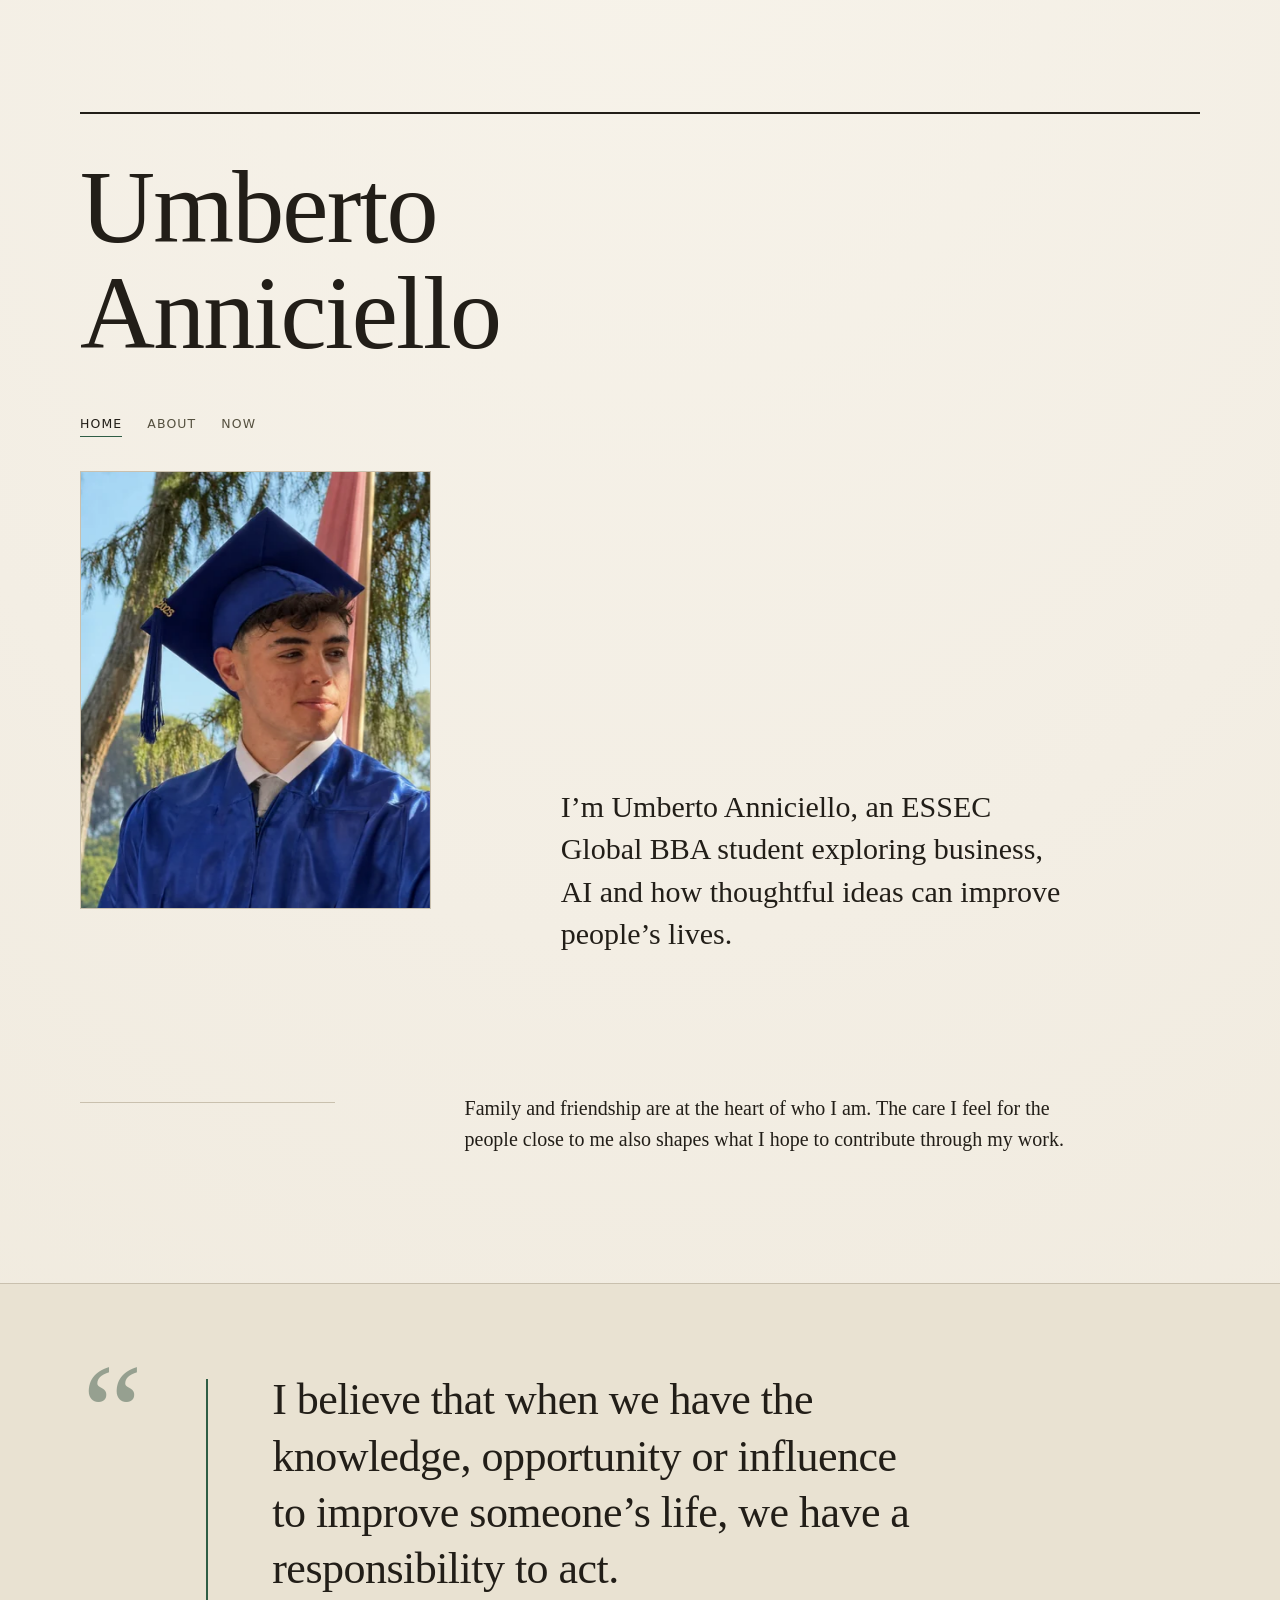
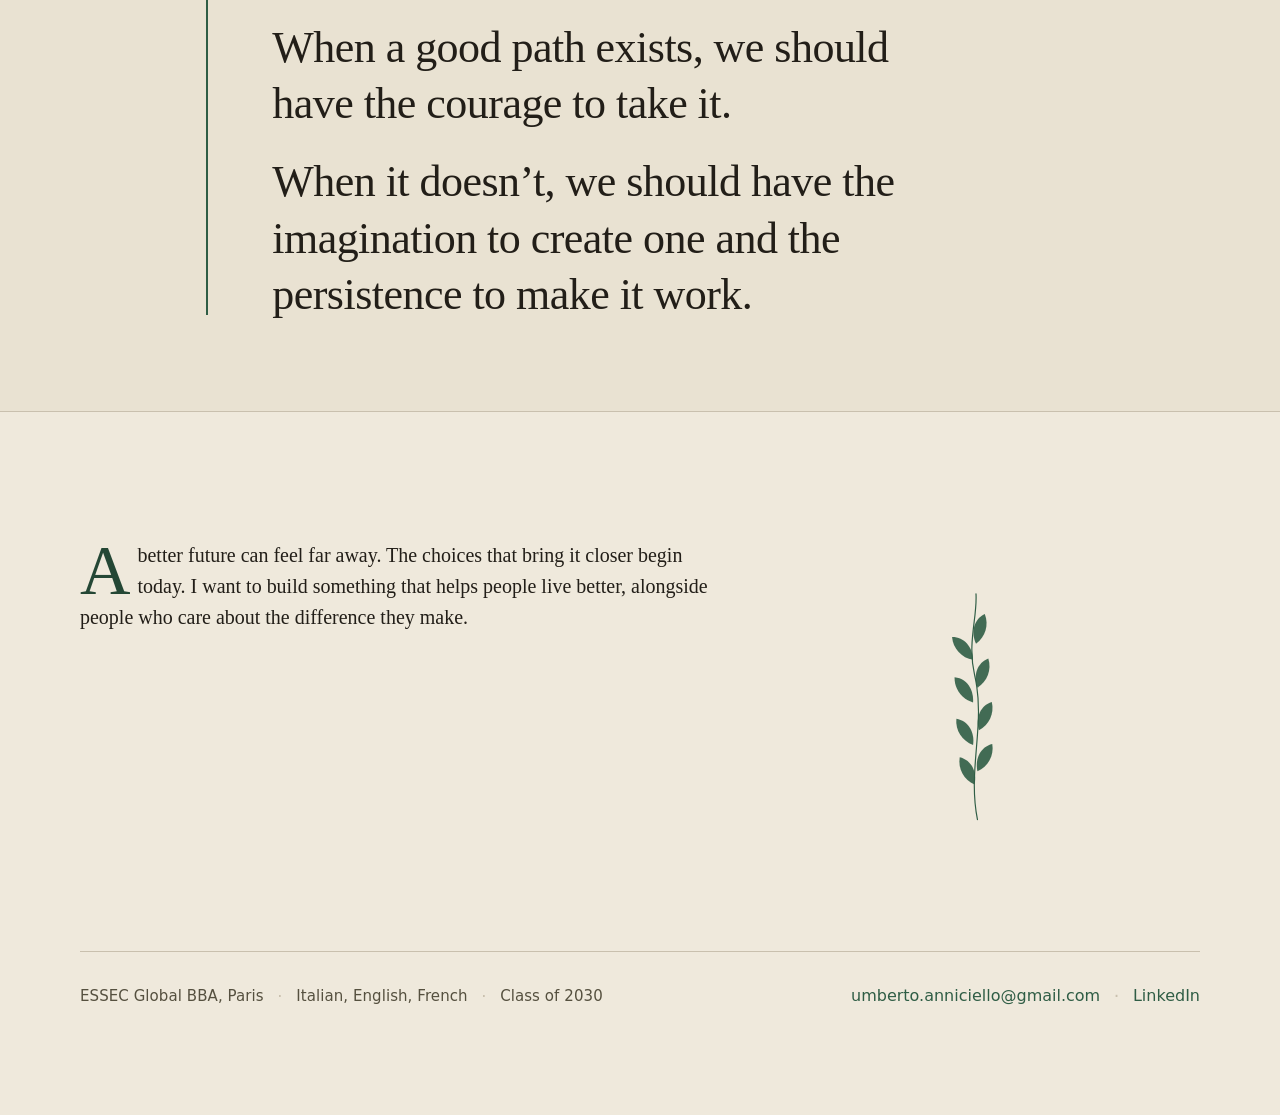
<file: index.html>
<!doctype html>
<html lang="en">
<head>
<meta charset="utf-8">
<meta name="viewport" content="width=device-width, initial-scale=1">
<meta name="theme-color" content="#F3EEE4">
<title>Umberto Anniciello — ESSEC Global BBA, Paris</title>
<meta name="description" content="Umberto Anniciello, an ESSEC Global BBA student in Paris, exploring business, AI and how thoughtful ideas can improve people's lives.">
<link rel="canonical" href="https://umbertoanniciello.com/">

<meta property="og:type" content="profile">
<meta property="og:url" content="https://umbertoanniciello.com/">
<meta property="og:title" content="Umberto Anniciello">
<meta property="og:description" content="An ESSEC Global BBA student in Paris, exploring business, AI and how thoughtful ideas can improve people's lives.">
<meta property="og:locale" content="en_GB">
<meta property="og:image" content="https://umbertoanniciello.com/og.jpg">
<meta property="og:image:width" content="1200"><meta property="og:image:height" content="630">
<meta property="og:image:alt" content="Umberto Anniciello, ESSEC Global BBA, Paris">
<meta name="twitter:card" content="summary_large_image">

<link rel="icon" href="data:image/svg+xml,%3Csvg%20xmlns='http://www.w3.org/2000/svg'%20viewBox='0%200%2032%2032'%3E%3Crect%20width='32'%20height='32'%20fill='%23F3EEE4'/%3E%3Cpath%20d='M9%208v11a7%207%200%200%200%2014%200V8'%20fill='none'%20stroke='%23221E18'%20stroke-width='2.5'/%3E%3Cpath%20d='M7%2026h18'%20stroke='%232F5D45'%20stroke-width='2'/%3E%3C/svg%3E">
<link rel="stylesheet" href="/style.css">

<script type="application/ld+json">
{
  "@context": "https://schema.org",
  "@type": "Person",
  "name": "Umberto Anniciello",
  "givenName": "Umberto",
  "familyName": "Anniciello",
  "url": "https://umbertoanniciello.com/",
  "email": "mailto:umberto.anniciello@gmail.com",
  "description": "An ESSEC Global BBA student exploring business, AI and how thoughtful ideas can improve people's lives.",
  "nationality": { "@type": "Country", "name": "Italy" },
  "knowsLanguage": ["Italian", "English", "French"],
  "homeLocation": { "@type": "Place", "name": "Paris, France" },
  "affiliation": {
    "@type": "CollegeOrUniversity",
    "name": "ESSEC Business School",
    "url": "https://www.essec.edu/"
  },
  "sameAs": [
    "https://www.linkedin.com/in/umberto-anniciello/",
    "https://umbertoanniciello.it/"
  ]
}
</script>
</head>
<body>
<script>document.documentElement.classList.add('js');</script>

<div class="sheet">

  <header class="masthead">
    <hr class="rule rule--heavy">
    <h1><span class="word"><span>Umberto</span></span> <span class="word"><span>Anniciello</span></span></h1>

    <nav class="nav" aria-label="Sections">
      <a href="/" aria-current="page">Home</a>
      <a href="/about/">About</a>
      <a href="/now/">Now</a>
    </nav>

    <div class="grid hero">
      <figure class="plate">
        <div class="frame">
          <picture>
            <source type="image/webp"
                    srcset="/images/umberto-portrait-400.webp 400w, /images/umberto-portrait-800.webp 800w"
                    sizes="(max-width: 40em) min(16rem, 92vw), min(22rem, 92vw)">
            <img src="/images/umberto-portrait-800.jpg"
                 width="800" height="1000"
                 alt="Umberto Anniciello in a blue graduation cap and gown"
                 fetchpriority="high" decoding="async">
          </picture>
        </div>
      </figure>

      <div class="lead-wrap">
        <p class="lead">
          <span class="ln">I&rsquo;m Umberto Anniciello, an ESSEC Global BBA student</span>
          <span class="ln">exploring business, AI and how thoughtful ideas</span>
          <span class="ln">can improve people&rsquo;s lives.</span>
        </p>
      </div>
    </div>
  </header>

  <main>

    <!-- the human side -->
    <div class="passage passage--right grid">
      <div class="mark"><hr class="rule" data-rv-rule></div>
      <div class="body" data-rv>
        <p>Family and friendship are at the heart of who I am. The care I feel for the people close to me also shapes what I hope to contribute through my work.</p>
      </div>
    </div>

    <!-- the belief -->
    <div class="belief" data-rv-belief>
      <div class="belief-inner">
        <span class="quotemark" aria-hidden="true">&ldquo;</span>
        <div class="stem" data-rv-stem aria-hidden="true"></div>
        <blockquote>
          <span class="ln">I believe that when we have the knowledge, opportunity or influence to improve someone&rsquo;s life, we have a responsibility to act.</span>
          <span class="ln">When a good path exists, we should have the courage to take it.</span>
          <span class="ln">When it doesn&rsquo;t, we should have the imagination to create one and the persistence to make it work.</span>
        </blockquote>
      </div>
    </div>

    <!-- the ambition -->
    <div class="passage passage--left ambition grid">
      <div class="body" data-rv>
        <p>A better future can feel far away. The choices that bring it closer begin today. I want to build something that helps people live better, alongside people who care about the difference they make.</p>
      </div>

      <svg class="sprig sprig-inline" viewBox="0 0 120 320" data-rv-sprig aria-hidden="true" focusable="false">
        <defs>
          <path id="lf" d="M0 0C-15-5-25-19-24-35c16 2 26 17 24 35Z"></path>
        </defs>
        <path class="stemline" d="M62 316C48 246 74 186 58 118 48 74 62 40 60 8"
              fill="none" stroke="currentColor" stroke-width="1.6" stroke-linecap="round"></path>
        <g fill="currentColor">
          <use class="leaf" href="#lf" transform="translate(58 268) rotate(6)"></use>
          <use class="leaf" href="#lf" transform="translate(62 250) rotate(-6) scale(-1 1)"></use>
          <use class="leaf" href="#lf" transform="translate(56 214) rotate(2)"></use>
          <use class="leaf" href="#lf" transform="translate(64 194) rotate(-10) scale(-1 1)"></use>
          <use class="leaf" href="#lf" transform="translate(56 156) rotate(-2)"></use>
          <use class="leaf" href="#lf" transform="translate(62 136) rotate(-14) scale(-1 1)"></use>
          <use class="leaf" href="#lf" transform="translate(56 98) rotate(-8)"></use>
          <use class="leaf" href="#lf" transform="translate(60 76) rotate(-18) scale(-1 1)"></use>
        </g>
      </svg>
    </div>

  </main>

  <footer class="colophon">
    <hr class="rule" data-rv-rule>
    <div class="cols">
      <ul class="facts" data-rv>
        <li>ESSEC Global BBA, Paris</li>
        <li>Italian, English, French</li>
        <li>Class of 2030</li>
      </ul>
      <ul class="contact" data-rv>
        <li><a href="mailto:umberto.anniciello@gmail.com">umberto.anniciello@gmail.com<span class="u"></span></a></li>
        <li><a href="https://www.linkedin.com/in/umberto-anniciello/" rel="me noopener">LinkedIn<span class="u"></span></a></li>
      </ul>
    </div>
  </footer>

</div>

<script src="/reveal.js"></script>
</body>
</html>
</file>
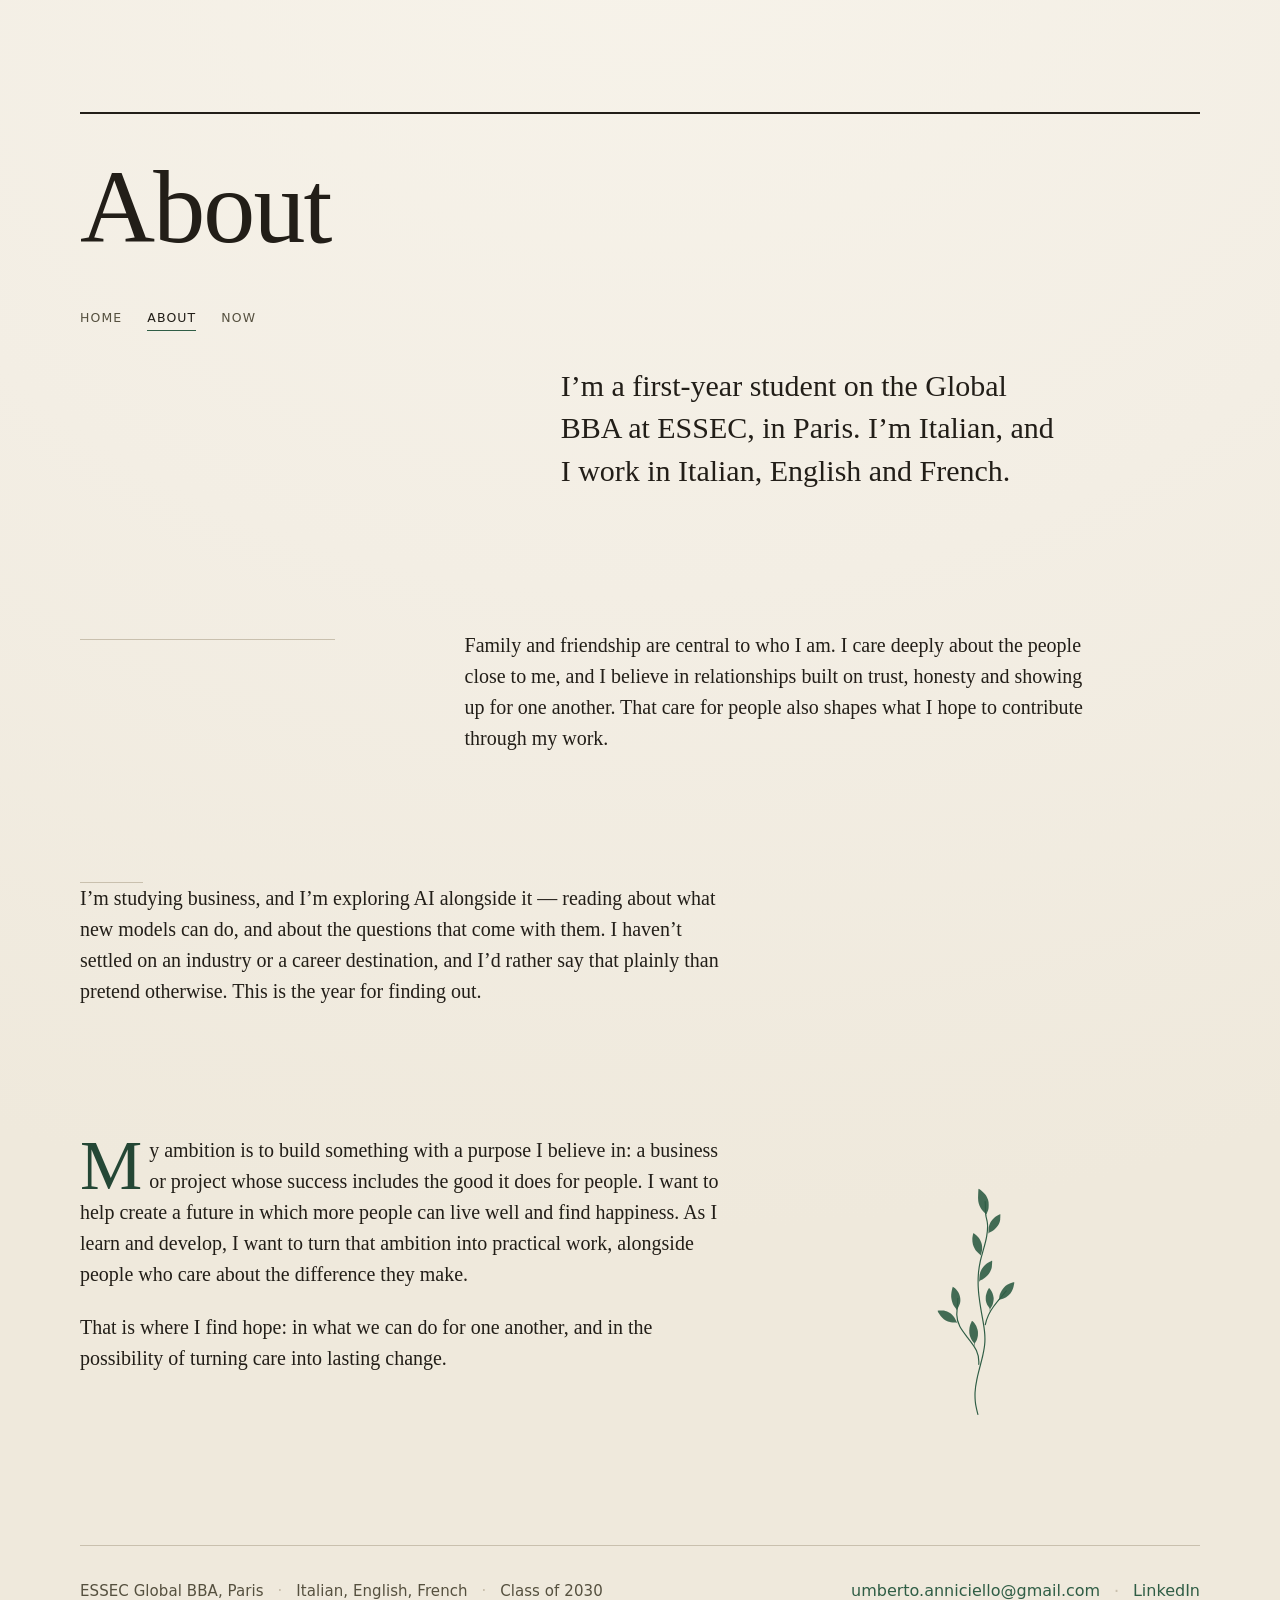
<file: about/index.html>
<!doctype html>
<html lang="en">
<head>
<meta charset="utf-8">
<meta name="viewport" content="width=device-width, initial-scale=1">
<meta name="theme-color" content="#F3EEE4">
<title>About — Umberto Anniciello, ESSEC Global BBA</title>
<meta name="description" content="Umberto Anniciello on family and friendship, what he believes about responsibility, and what he hopes to build.">
<link rel="canonical" href="https://umbertoanniciello.com/about/">

<meta property="og:type" content="profile">
<meta property="og:url" content="https://umbertoanniciello.com/about/">
<meta property="og:title" content="About — Umberto Anniciello">
<meta property="og:description" content="On family and friendship, what I believe about responsibility, and what I hope to build.">
<meta property="og:locale" content="en_GB">
<meta property="og:image" content="https://umbertoanniciello.com/og.jpg">
<meta property="og:image:width" content="1200"><meta property="og:image:height" content="630">
<meta property="og:image:alt" content="Umberto Anniciello, ESSEC Global BBA, Paris">
<meta name="twitter:card" content="summary_large_image">

<link rel="icon" href="data:image/svg+xml,%3Csvg%20xmlns='http://www.w3.org/2000/svg'%20viewBox='0%200%2032%2032'%3E%3Crect%20width='32'%20height='32'%20fill='%23F3EEE4'/%3E%3Cpath%20d='M9%208v11a7%207%200%200%200%2014%200V8'%20fill='none'%20stroke='%23221E18'%20stroke-width='2.5'/%3E%3Cpath%20d='M7%2026h18'%20stroke='%232F5D45'%20stroke-width='2'/%3E%3C/svg%3E">
<link rel="stylesheet" href="/style.css">
</head>
<body>
<script>document.documentElement.classList.add('js');</script>

<div class="sheet">

  <header class="masthead">
    <hr class="rule rule--heavy">
    <h1><span class="word"><span>About</span></span></h1>

    <nav class="nav" aria-label="Sections">
      <a href="/">Home</a>
      <a href="/about/" aria-current="page">About</a>
      <a href="/now/">Now</a>
    </nav>

    <div class="grid hero">
      <div class="lead-wrap">
        <p class="lead">
          <span class="ln">I&rsquo;m a first-year student on the Global BBA at ESSEC,</span>
          <span class="ln">in Paris. I&rsquo;m Italian, and I work in Italian,</span>
          <span class="ln">English and French.</span>
        </p>
      </div>
    </div>
  </header>

  <main>

    <!-- the human side -->
    <div class="passage passage--right grid">
      <div class="mark"><hr class="rule" data-rv-rule></div>
      <div class="body" data-rv>
        <p>Family and friendship are central to who I am. I care deeply about the people close to me, and I believe in relationships built on trust, honesty and showing up for one another. That care for people also shapes what I hope to contribute through my work.</p>
      </div>
    </div>


    <!-- what I'm studying, and what I'm exploring -->
    <div class="passage passage--left grid">
      <div class="mark"><hr class="rule" data-rv-rule></div>
      <div class="body" data-rv>
        <p>I&rsquo;m studying business, and I&rsquo;m exploring AI alongside it &mdash; reading about what new models can do, and about the questions that come with them. I haven&rsquo;t settled on an industry or a career destination, and I&rsquo;d rather say that plainly than pretend otherwise. This is the year for finding out.</p>
      </div>
    </div>

    <!-- the ambition -->
    <div class="passage passage--left ambition grid">
      <div class="body" data-rv>
        <p>My ambition is to build something with a purpose I believe in: a business or project whose success includes the good it does for people. I want to help create a future in which more people can live well and find happiness. As I learn and develop, I want to turn that ambition into practical work, alongside people who care about the difference they make.</p>
        <p>That is where I find hope: in what we can do for one another, and in the possibility of turning care into lasting change.</p>
      </div>

      <svg class="sprig sprig-inline" viewBox="0 0 120 320" data-rv-sprig aria-hidden="true" focusable="false">
        <path class="stemline" d="M62.6 315.7C61.1 309.7 59.5 303.7 59 297.6C58.6 293.7 58.6 289.8 58.7 285.9C59 280 59.9 274.2 61.1 268.5C62.2 262.7 63.8 257 65.2 251.3C66.7 245.6 68.3 239.9 69.5 234.2C70.7 228.5 71.8 222.7 72.1 216.9C72.3 213.1 72.2 209.2 71.9 205.4C71.5 199.5 70.5 193.7 69.5 188C68.5 182.1 67.3 176.3 66.4 170.4C65.4 164.6 64.6 158.7 63.9 152.8C63.5 148.9 63.2 145 63 141.1C62.8 135.3 62.8 129.5 63.3 123.7C63.7 117.9 64.7 112.1 65.9 106.4C67.2 100.7 69 95.1 70.5 89.5C72.1 83.8 73.7 78.2 74.6 72.5C75.6 66.8 76.2 60.9 75.6 55.2C75.3 51.2 73.7 47.3 73.3 43.3C72.7 37.4 73.1 31.3 72.5 25.4M101.3 147.2C95.5 154.2 89.3 161 84 168.4C78.6 175.7 74.5 184.3 72.7 193.2M63.8 247.3C64.2 241 63.3 234.2 60.6 228.5C57.6 222.2 53.2 216.7 48.9 211.3C45 206.3 41 201.4 38 195.8C35.2 190.3 33.4 183.8 33.9 177.6C34.4 170.8 34.8 164 35.2 157.2"
              fill="none" stroke="currentColor" stroke-width="1.6" stroke-linecap="round" stroke-linejoin="round"></path>
        <g fill="currentColor" fill-rule="evenodd">
          <path class="leaf" d="M54.4 188.1C54.4 188.1 54.8 188 55 188.1C55.6 188.5 56.1 189.1 56.6 189.7C57.6 190.9 58.5 192.2 59.3 193.5C60.1 194.7 60.7 196 61.2 197.3C61.8 198.9 62.4 200.5 62.6 202.2C62.8 204.1 62.7 206 62.6 207.9C62.5 208.9 62.3 209.9 62 210.9C61.6 212.5 61.1 214 60.4 215.5C59.9 216.7 58.7 217.5 58.5 218.8C58.2 220.2 59 223.1 59 223.1C59 223.1 58 221.7 57.7 220.9C57.5 220.3 58 219.6 57.7 219C57 217.7 55.8 216.8 55 215.5C54.1 214.2 53.4 212.9 52.8 211.4C52 209.3 51.2 207.2 50.9 204.9C50.6 202.3 50.8 199.6 51.2 197C51.4 195.4 52 193.9 52.5 192.4C53.1 190.9 54.4 188.1 54.4 188.1Z"></path>
          <path class="leaf" d="M9.1 174C11 173.8 12.9 173.8 14.8 174C15.9 174 17 174.2 18 174.5C19.1 174.8 20.3 175.1 21.3 175.6C22.6 176.2 23.9 176.9 25.1 177.8C26.5 178.8 27.7 180 28.9 181.3C29.5 181.9 30.1 182.7 30.5 183.5C32.1 186.2 34.9 191.9 34.9 191.9C34.9 191.9 33.8 190.4 33 190.2C31.4 189.9 29.7 190.4 28.1 190.2C26.4 190.1 24.8 189.8 23.2 189.4C22.2 189.2 21.2 188.8 20.2 188.3C18.8 187.6 17.4 186.9 16.1 185.9C14.6 184.7 13.3 183.3 12.1 181.8C11 180.6 10.2 179.2 9.3 177.8C8.7 176.7 7.7 174.5 7.7 174.5C7.7 174.5 8.6 174 9.1 174Z"></path>
          <path class="leaf" d="M77.8 143.3C77.8 143.3 79 144.3 79.4 144.9C80.5 146.5 81.7 148.2 82.4 150C83.2 152 83.7 154.2 84 156.3C84.2 157.4 84.2 158.5 84 159.6C83.9 161 83.6 162.5 83.2 163.9C82.8 165.4 82.3 166.9 81.6 168.2C81 169.5 80 170.5 79.4 171.8C79.2 172.2 79.5 172.7 79.4 173.1C79.3 173.6 78.6 174.5 78.6 174.5C78.6 174.5 79 172.4 78.6 171.5C77.8 169.4 76 167.8 75.1 165.8C74.3 164.1 73.7 162.2 73.4 160.4C73.2 158.3 73.3 156.2 73.4 154.1C73.5 153.3 73.7 152.5 74 151.7C74.5 150.1 74.9 148.5 75.6 147.1C76.2 145.7 77.8 143.3 77.8 143.3Z"></path>
          <path class="leaf" d="M28.4 141.4C28.4 141.4 30.3 142.5 31.1 143.3C32.5 144.6 33.7 146.1 34.9 147.6C35.7 148.8 36.5 150.1 37 151.4C37.7 152.9 38.1 154.4 38.4 156C38.7 157.5 38.7 159.1 38.7 160.6C38.6 161.8 38.5 163 38.1 164.2C37.3 166.6 36.3 169 35.1 171.2C34.7 172.1 33.2 173.4 33.2 173.4C33.2 173.4 33.2 172.3 33 171.8C32.1 170.3 30.9 169.1 30 167.7C29.2 166.5 28.6 165.2 28.1 163.9C27.4 162 26.8 160 26.5 157.9C26.1 156 26.1 153.9 26.2 152C26.3 149.7 26.8 147.4 27.3 145.2C27.5 143.9 28.4 141.4 28.4 141.4Z"></path>
          <path class="leaf" d="M110.9 135.4C111.4 135.3 112.3 135.7 112.3 135.7C112.3 135.7 111.7 139.7 111.2 141.6C110.9 142.7 110.6 143.9 110.1 144.9C109.2 146.9 108.2 148.9 106.9 150.6C105.2 152.6 103.2 154.2 101.1 155.8C99.8 156.7 98.3 157.3 96.8 157.9C95.2 158.5 93.4 158.6 91.9 159.3C91.3 159.6 90.6 160.9 90.6 160.9C90.6 160.9 89.7 160.4 89.7 160.4C89.7 160.4 91.1 159.3 91.4 158.5C91.8 157.2 91.6 155.7 91.9 154.4C92.2 152.9 92.7 151.5 93.3 150C93.7 148.9 94.3 147.8 94.9 146.8C95.8 145.4 96.7 143.9 97.9 142.7C99.3 141.3 100.8 140 102.5 138.9C103.9 138 105.4 137.4 106.9 136.7C108.2 136.2 109.5 135.7 110.9 135.4Z"></path>
          <path class="leaf" d="M81.6 106C81.6 106 82.1 106.3 82.1 106.3C82.1 106.3 82 111.8 81.6 114.5C81.4 116.1 80.8 117.6 80.2 119.1C79.9 120 79.4 120.9 78.9 121.8C78.1 123.1 77.2 124.4 76.2 125.6C75.3 126.6 74.4 127.5 73.4 128.3C72 129.5 70.5 130.6 68.8 131.6C67.8 132.2 66.5 132.2 65.6 132.9C64.8 133.5 64.2 135.4 64.2 135.4C64.2 135.4 64.6 128.5 65 125.1C65.2 123.9 65.5 122.9 65.8 121.8C66.4 120.3 66.9 118.8 67.7 117.5C68.6 116 69.6 114.6 70.7 113.4C71.8 112.2 72.9 111 74.3 110.1C76.6 108.6 81.6 106 81.6 106Z"></path>
          <path class="leaf" d="M56.3 68.6C56.3 68.6 56.7 68.5 56.9 68.6C58.1 69.4 59.3 70.3 60.4 71.3C61.6 72.4 62.7 73.6 63.7 74.8C64.5 75.8 65.3 76.9 65.8 78.1C66.6 79.6 67.3 81.3 67.7 83C68.1 84.1 68.2 85.3 68.3 86.5C68.4 88.1 68.5 89.8 68.3 91.4C67.9 94.2 66.4 99.8 66.4 99.8C66.4 99.8 66.5 98.6 66.1 98.2C64.5 96.3 62.4 94.8 60.7 93C59.8 92.1 59.1 91.1 58.5 90C57.4 88 56.4 86 55.8 83.8C55.2 81.3 54.9 78.7 55 76.2C55.1 73.6 56.3 68.6 56.3 68.6Z"></path>
          <path class="leaf" d="M92.7 42.5C92.9 42.4 93.3 42.8 93.3 42.8C93.3 42.8 93.2 47.7 93 50.1C92.9 51.2 92.6 52.3 92.2 53.4C91.6 54.9 90.9 56.6 90 58C88.8 59.7 87.5 61.4 85.9 62.9C84.7 64 83.3 65 81.9 65.9C80.6 66.6 79 66.9 77.8 67.8C77.2 68.2 76.4 69.7 76.4 69.7C76.4 69.7 76.9 68 77 67.2C77.2 65 76.9 62.8 77.2 60.7C77.5 59.1 78 57.6 78.6 56.1C79 54.9 79.5 53.8 80.2 52.8C81.5 51 83 49.2 84.6 47.7C85.8 46.5 87.2 45.6 88.7 44.7C90 43.8 91.3 43.1 92.7 42.5Z"></path>
          <path class="leaf" d="M63.4 8C63.4 8 66.2 9.4 67.5 10.4C69.3 11.9 70.9 13.6 72.4 15.3C73.3 16.5 74.1 17.8 74.8 19.1C75.5 20.4 76 21.6 76.4 22.9C76.8 24.2 77.1 25.4 77.2 26.7C77.4 28.9 77.4 31.1 77.2 33.3C77.1 34.7 76.9 36.2 76.4 37.6C75.9 39.2 74.8 40.6 74.5 42.2C74.4 43.2 75.1 45.2 75.1 45.2C75.1 45.2 75 43.5 74.5 42.8C74.3 42.3 73.6 42.3 73.2 42C71.7 40.6 70.2 39.2 68.8 37.6C67.9 36.5 67 35.3 66.4 34.1C65.3 32 64.3 29.8 63.7 27.6C63.1 25.7 62.9 23.8 62.9 21.9C62.8 17.2 63.4 8 63.4 8Z"></path>
        </g>
      </svg>
    </div>

  </main>

  <footer class="colophon">
    <hr class="rule" data-rv-rule>
    <div class="cols">
      <ul class="facts" data-rv>
        <li>ESSEC Global BBA, Paris</li>
        <li>Italian, English, French</li>
        <li>Class of 2030</li>
      </ul>
      <ul class="contact" data-rv>
        <li><a href="mailto:umberto.anniciello@gmail.com">umberto.anniciello@gmail.com<span class="u"></span></a></li>
        <li><a href="https://www.linkedin.com/in/umberto-anniciello/" rel="me noopener">LinkedIn<span class="u"></span></a></li>
      </ul>
    </div>
  </footer>

</div>

<script src="/reveal.js"></script>
</body>
</html>
</file>
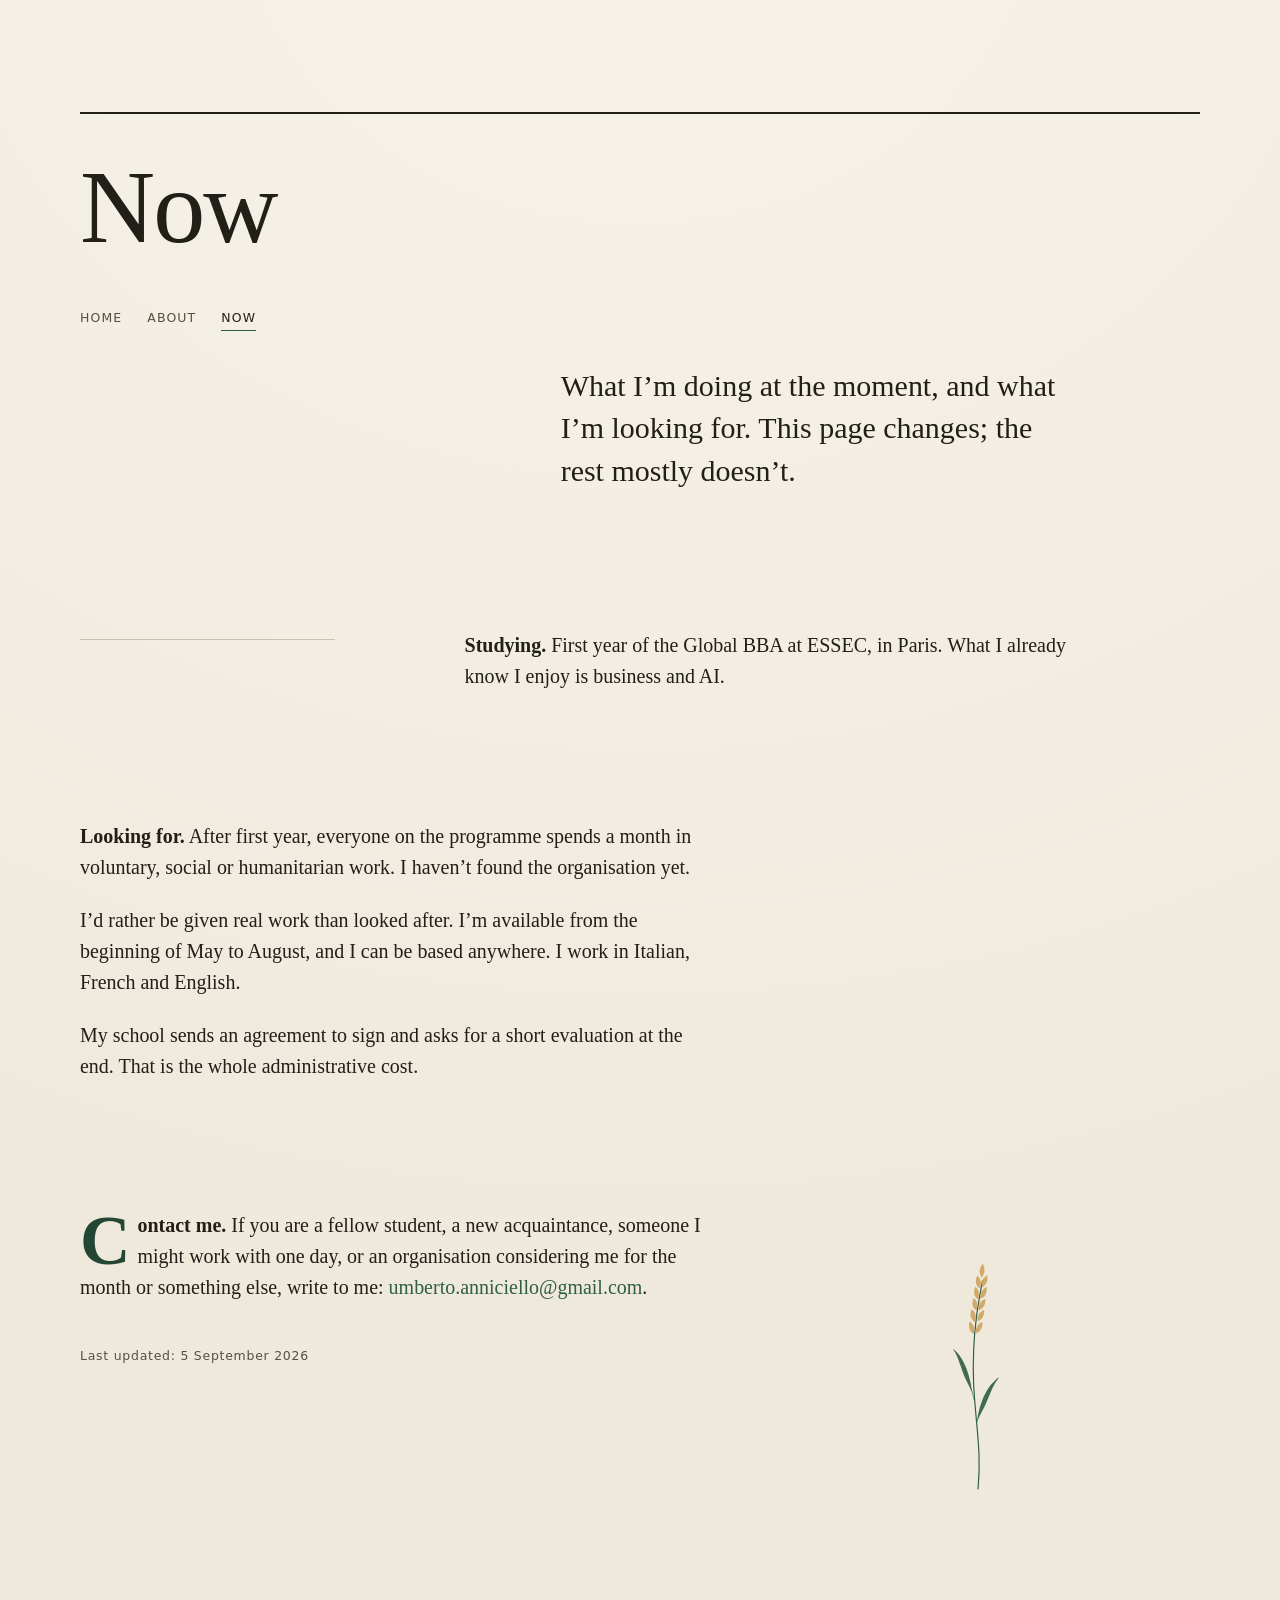
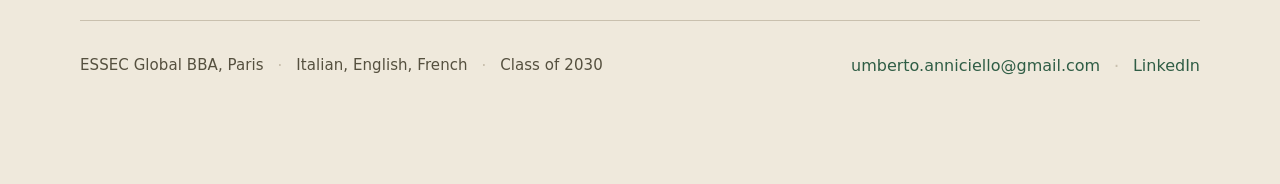
<file: now/index.html>
<!doctype html>
<html lang="en">
<head>
<meta charset="utf-8">
<meta name="viewport" content="width=device-width, initial-scale=1">
<meta name="theme-color" content="#F3EEE4">
<title>Now — Umberto Anniciello, ESSEC Global BBA, Paris</title>
<meta name="description" content="What Umberto Anniciello is doing now: first year of the Global BBA at ESSEC in Paris, the one-month Field Experience he is looking for, and how to reach him.">
<link rel="canonical" href="https://umbertoanniciello.com/now/">

<meta property="og:type" content="profile">
<meta property="og:url" content="https://umbertoanniciello.com/now/">
<meta property="og:title" content="Now — Umberto Anniciello">
<meta property="og:description" content="What I'm doing at the moment, and what I'm looking for.">
<meta property="og:locale" content="en_GB">
<meta property="og:image" content="https://umbertoanniciello.com/og.jpg">
<meta property="og:image:width" content="1200"><meta property="og:image:height" content="630">
<meta property="og:image:alt" content="Umberto Anniciello, ESSEC Global BBA, Paris">
<meta name="twitter:card" content="summary_large_image">

<link rel="icon" href="data:image/svg+xml,%3Csvg%20xmlns='http://www.w3.org/2000/svg'%20viewBox='0%200%2032%2032'%3E%3Crect%20width='32'%20height='32'%20fill='%23F3EEE4'/%3E%3Cpath%20d='M9%208v11a7%207%200%200%200%2014%200V8'%20fill='none'%20stroke='%23221E18'%20stroke-width='2.5'/%3E%3Cpath%20d='M7%2026h18'%20stroke='%232F5D45'%20stroke-width='2'/%3E%3C/svg%3E">
<link rel="stylesheet" href="/style.css">
</head>
<body>
<script>document.documentElement.classList.add('js');</script>

<div class="sheet">

  <header class="masthead">
    <hr class="rule rule--heavy">
    <h1><span class="word"><span>Now</span></span></h1>

    <nav class="nav" aria-label="Sections">
      <a href="/">Home</a>
      <a href="/about/">About</a>
      <a href="/now/" aria-current="page">Now</a>
    </nav>

    <div class="grid hero">
      <div class="lead-wrap">
        <p class="lead">
          <span class="ln">What I&rsquo;m doing at the moment,</span>
          <span class="ln">and what I&rsquo;m looking for.</span>
          <span class="ln">This page changes; the rest mostly doesn&rsquo;t.</span>
        </p>
      </div>
    </div>
  </header>

  <main>

    <!-- studies -->
    <div class="passage passage--right grid">
      <div class="mark"><hr class="rule" data-rv-rule></div>
      <div class="body" data-rv>
        <p><b>Studying.</b> First year of the Global BBA at ESSEC, in Paris. What I already
        know I enjoy is business and AI.</p>
      </div>
    </div>


    <!-- the Field Experience -->
    <div class="passage passage--left grid">
      <div class="mark"><hr class="rule" data-rv-rule></div>
      <div class="body" data-rv>
        <p><b>Looking for.</b> After first year, everyone on the programme spends a month
        in voluntary, social or humanitarian work. I haven&rsquo;t found the organisation yet.</p>


        <p>I&rsquo;d rather be given real work than looked after. I&rsquo;m available from the beginning of May to August, and I can be based
        anywhere. I work in Italian, French and English.</p>


        <p>My school sends an agreement to sign and asks for a short evaluation at the end.
        That is the whole administrative cost.</p>
      </div>
    </div>

    <!-- contact me -->
    <div class="passage passage--left ambition grid">
      <div class="body body--dated">
        <p data-rv><b>Contact me.</b> If you are a fellow student, a new acquaintance, someone
        I might work with one day, or an organisation considering me for the month or
        something else, write to me:
        <a href="mailto:umberto.anniciello@gmail.com">umberto.anniciello@gmail.com</a>.</p>

        <p class="updated" data-rv>Last updated: <time datetime="2026-09-05">5 September 2026</time></p>
      </div>

      <svg class="sprig sprig-inline" viewBox="0 0 120 320" data-rv-sprig aria-hidden="true" focusable="false">
        <path class="stemline" d="M62.8 315.1C64.2 299.5 64.7 283.7 64.1 268C63.5 252.2 62 236.3 60.5 220.5C59.1 204.6 57.6 188.7 56.8 172.8C56.1 157 56.1 141.1 56.8 125.2C57.5 109.4 58.9 93.7 60.9 78C63 62.3 65.9 46.7 68.8 31.1"
              fill="none" stroke="currentColor" stroke-width="1.6" stroke-linecap="round" stroke-linejoin="round"></path>
        <g fill="currentColor" fill-rule="evenodd">
          <path class="leaf" d="M90.7 162.9C90.7 162.9 91 163.5 91 163.5C91 163.5 87.8 167.9 86.4 170.2C84.7 173.2 83 176.2 81.6 179.3C78.6 186 76.1 193 73 199.7C70 206.2 66.2 212.3 63.4 218.8C62.5 220.6 62 224.7 62 224.7C62 224.7 61.6 221.5 61.7 219.9C62.1 216.7 62.9 213.6 63.6 210.5C64.3 207.6 64.9 204.7 65.8 201.9C67.2 197.5 68.8 193.2 70.6 189C71.7 186.5 73 184.1 74.4 181.7C76 179 77.7 176.2 79.7 173.7C82 170.8 84.6 168.2 87.3 165.6C88.3 164.6 90.7 162.9 90.7 162.9Z"></path>
          <path class="leaf" d="M29.3 124.5C29.3 124.5 30.8 125.5 31.4 126.2C33.5 128.2 35.6 130.3 37.3 132.6C39.4 135.5 41.3 138.6 42.9 141.7C44.6 144.8 46 148.1 47.2 151.4C48.6 155.1 49.7 158.9 50.7 162.7C51.6 165.6 52.3 168.6 52.9 171.5C53.3 173.7 53.5 175.9 54 178C54.8 181.9 56.2 185.8 56.9 189.8C57.2 191.6 57.2 195.2 57.2 195.2C57.2 195.2 55.7 186.8 54.2 182.8C51.3 175.3 47.1 168.3 44 160.8C40.8 153 38.5 144.8 35.4 136.9C34.3 134 32.9 131.3 31.4 128.6C30.8 127.4 29.9 126.5 29.3 125.3C29.1 125.1 29.3 124.5 29.3 124.5Z"></path>
          <path class="leaf" fill="#CDA35C" d="M51.3 86.7C57.5 91.1 58.7 96.5 56.9 103.6C50 100 49.5 93.2 51.3 86.7Z"></path>
          <path class="leaf" fill="#CDA35C" d="M68.7 86.9C69.5 94.6 66.4 100.2 59.3 103.3C59.2 95.8 61.5 90.3 68.7 86.9Z"></path>
          <path class="leaf" fill="#CDA35C" d="M54 70C61 74.7 59.6 80.8 58.8 87.5C52 83.7 51.5 76.4 54 70Z"></path>
          <path class="leaf" fill="#CDA35C" d="M71.1 70.8C71.3 77.3 69.7 84.1 62.3 86.1C61.1 79 64.6 73.5 71.1 70.8Z"></path>
          <path class="leaf" fill="#CDA35C" d="M56.4 54.5C63.4 58.7 61.9 65 60.7 71.4C53.9 67.4 54.6 60.6 56.4 54.5Z"></path>
          <path class="leaf" fill="#CDA35C" d="M72.5 55.5C73.5 62.7 70.7 68.8 63.6 71.4C63.1 64.1 65.6 58.7 72.5 55.5Z"></path>
          <path class="leaf" fill="#CDA35C" d="M59.1 39.1C64.9 44 65.1 49.7 62.8 56.3C56.4 52.1 56.5 45.5 59.1 39.1Z"></path>
          <path class="leaf" fill="#CDA35C" d="M74.4 39.4C75.3 46.3 73.4 53.2 65.8 55.5C65.9 48.6 67.2 42.7 74.4 39.4Z"></path>
          <path class="leaf" fill="#CDA35C" d="M61.7 23.8C61.7 23.8 63.9 26 64.7 27.3C65.5 28.7 65.9 30.3 66.3 31.9C66.6 32.9 66.6 34 66.6 35.1C66.5 36 66 37.8 66 37.8C66 37.8 66.3 38.1 66.3 38.1C66.3 38.1 66.6 37.5 66.6 37.5C66.6 37.5 66.6 37.9 66.6 38.1C66.4 39 66 40.8 66 40.8C66 40.8 66 38.1 66 38.1C66 38.1 65 41.3 65 41.3C65 41.3 64.4 41.2 64.2 41C63.3 40.2 62.4 39.4 61.7 38.3C61 37.1 60.5 35.7 60.1 34.3C59.8 33 59.8 31.6 59.9 30.3C59.9 29.3 60.1 28.3 60.4 27.3C60.8 26.1 61.7 23.8 61.7 23.8Z"></path>
          <path class="leaf" fill="#CDA35C" d="M74.9 23.6C74.9 23.6 75.4 23.8 75.4 23.8C75.4 23.8 75.7 28 75.4 30C75.3 31.4 74.7 32.7 74.1 34C73.8 34.8 73.3 35.5 72.8 36.2C72 37.1 71.2 37.9 70.3 38.6C69.7 39.1 68.2 39.7 68.2 39.7C68.2 39.7 68.7 38.1 68.7 37.3C68.7 36.9 68.2 36.5 68.2 36.5C68.2 36.5 67.4 36.5 67.4 36.5C67.4 36.5 67.2 34.8 67.4 34C67.7 32.7 68.2 31.3 68.7 30C69.1 29.2 69.5 28.5 70.1 27.9C71.6 26.3 74.9 23.6 74.9 23.6Z"></path>
          <path class="leaf" fill="#CDA35C" d="M69.5 8C72.3 14.3 72.7 21.2 67.4 26.5C63.2 20.1 64.7 13.4 69.5 8Z"></path>
        </g>
      </svg>
    </div>

  </main>

  <footer class="colophon">
    <hr class="rule" data-rv-rule>
    <div class="cols">
      <ul class="facts" data-rv>
        <li>ESSEC Global BBA, Paris</li>
        <li>Italian, English, French</li>
        <li>Class of 2030</li>
      </ul>
      <ul class="contact" data-rv>
        <li><a href="mailto:umberto.anniciello@gmail.com">umberto.anniciello@gmail.com<span class="u"></span></a></li>
        <li><a href="https://www.linkedin.com/in/umberto-anniciello/" rel="me noopener">LinkedIn<span class="u"></span></a></li>
      </ul>
    </div>
  </footer>

</div>

<script src="/reveal.js"></script>
</body>
</html>
</file>
<file: style.css>
/* ---------------------------------------------------------------------------
   OPTIONAL SELF-HOSTED TEXT SERIF (no network requests as shipped).
   Download Source Serif 4 (SIL OFL 1.1), subset to latin + latin-ext, place
   the files beside this page as /fonts/…, then uncomment and put
   'Source Serif 4' at the head of --serif.

@font-face {
  font-family: 'Source Serif 4';
  src: url('/fonts/SourceSerif4-Roman.subset.woff2') format('woff2');
  font-weight: 300 700; font-style: normal; font-display: swap;
}
@font-face {
  font-family: 'Source Serif 4';
  src: url('/fonts/SourceSerif4-Italic.subset.woff2') format('woff2');
  font-weight: 300 700; font-style: italic; font-display: swap;
}
--------------------------------------------------------------------------- */

:root{
  --paper:#F3EEE4;
  --paper-hi:#F7F3EA;
  --paper-lo:#EFE9DC;
  --panel:#E9E2D2;
  --ink:#221E18;
  --ink-soft:#55503F;
  --accent:#2F5D45;
  --accent-deep:#244735;
  --rule:#C9C0AE;

  --serif:'Iowan Old Style','Charter','Bitstream Charter','Palatino Linotype',Palatino,'Book Antiqua',Georgia,'Times New Roman',serif;
  --display:'Hoefler Text','Baskerville','Baskerville Old Face','Iowan Old Style','Palatino Linotype',Palatino,Georgia,serif;
  --meta:system-ui,-apple-system,'Segoe UI','Helvetica Neue',Helvetica,Arial,sans-serif;

  /* every clamp uses the two-term rem + vi form (WCAG 1.4.4 / F94 safe) */
  --gutter:clamp(1.5rem, 0.333rem + 5.833vi, 5rem);
  --step:clamp(4rem, 2.667rem + 6.667vi, 8rem);
  --ease:cubic-bezier(.16,1,.3,1);
}

*,*::before,*::after{box-sizing:border-box}

html{
  -webkit-text-size-adjust:100%;
  min-height:100%;
  background-color:var(--paper);
  background-image:radial-gradient(130% 78% at 50% -6%, var(--paper-hi) 0%, var(--paper) 52%, var(--paper-lo) 100%);
  background-repeat:no-repeat;
}

body{
  margin:0;
  background:transparent;
  color:var(--ink);
  font-family:var(--serif);
  font-size:clamp(1.125rem, 1.083rem + 0.208vi, 1.25rem);
  line-height:1.55;
  font-kerning:normal;
  font-variant-ligatures:common-ligatures;
  text-rendering:optimizeLegibility;
  overflow-x:hidden;
}

p{margin:0 0 1.1em}
p:last-child{margin-bottom:0}

a{color:var(--accent);text-decoration:none}
:focus-visible{
  outline:2px solid var(--accent);
  outline-offset:4px;
  border-radius:2px;
}

/* --- the sheet --------------------------------------------------------- */
.sheet{
  max-width:82rem;
  margin-inline:auto;
  padding-inline:var(--gutter);
  padding-block:clamp(2rem, 1.167rem + 4.167vi, 5rem) clamp(3rem, 2rem + 5vi, 6rem);
}

/* the 12-column forme; single column until the page is wide enough to set
   two properly, which is the only honest breakpoint for an editorial grid */
.grid{display:grid;grid-template-columns:1fr;gap:0}
@media (min-width:64em){
  .grid{grid-template-columns:repeat(12,1fr);column-gap:clamp(1.5rem, 0.5rem + 2vi, 3rem)}
}

/* --- hairlines --------------------------------------------------------- */
.rule{
  height:1px;background:var(--rule);border:0;margin:0;
  transform-origin:left center;
}
.rule--heavy{height:2px;background:var(--ink)}

/* --- masthead ---------------------------------------------------------- */
.masthead{padding-top:clamp(1rem, 0.5rem + 2.5vi, 2.5rem)}

h1{
  font-family:var(--display);
  font-weight:400;
  font-size:clamp(2.4rem, 1.033rem + 6.833vi, 6.5rem);
  line-height:1.02;
  letter-spacing:-0.018em;
  margin:clamp(1.25rem, 0.833rem + 2.083vi, 2.75rem) 0 clamp(1.5rem, 1rem + 2.5vi, 3rem);
  max-width:14ch;
}
/* The mask was compensated on the vertical axis only. Horizontally the negative
   letter-spacing pulls the box in and round glyphs overhang their advance width:
   measured, "Now" sits 1.7px outside its box at 40px and 5.1px at 120px, so the w
   was sliced at every size. Same trick as the block axis - widen the mask, pull the
   layout back by exactly the same amount, so word spacing is untouched. */
h1 .word{display:inline-block;overflow:hidden;padding-block:0.02em 0.14em;margin-block:-0.02em -0.14em;padding-inline:0.03em 0.16em;margin-inline:-0.03em -0.16em;vertical-align:bottom}
h1 .word > span{display:inline-block;will-change:transform}

.lead{
  font-size:clamp(1.375rem, 1.208rem + 0.833vi, 1.875rem);
  line-height:1.42;
  max-width:34ch;
  margin-bottom:0;
}
.lead .ln{display:inline}

@media (min-width:64em){
  .hero .plate{grid-column:1 / span 4}
  .hero .lead-wrap{grid-column:6 / span 7;align-self:end;padding-bottom:0.6rem}
}

/* --- portrait plate ---------------------------------------------------- */
/* HEADSHOT SLOT.  This direction works with or without a portrait — the
   grid simply gives the standfirst columns 1–7 if the plate is removed.
   Replace the <svg> below with <img src="portrait.jpg" alt="" width="…"
   height="…"> keeping the 4:5 ratio, and delete the .credit line. */
.plate{margin:0 0 clamp(2rem, 1.5rem + 2.5vi, 3.5rem) 0;max-width:22rem}
.plate .frame{
  position:relative;overflow:hidden;
  border:1px solid var(--rule);
  background:var(--panel);
  aspect-ratio:4/5;
}
.plate svg,.plate img{display:block;width:100%;height:100%;object-fit:cover}
.plate .credit{
  font-family:var(--meta);
  font-size:0.75rem;
  letter-spacing:0.04em;
  color:var(--ink-soft);
  margin:0.6rem 0 0;
}
.plate .credit b{font-weight:600;color:var(--accent-deep)}

/* --- passages ---------------------------------------------------------- */
.passage{margin-top:var(--step)}
.passage .body{max-width:34em}
.passage .body p{max-width:65ch}
.mark{margin-bottom:clamp(1.25rem, 1rem + 1.25vi, 2rem)}

@media (min-width:64em){
  .passage--right .mark{grid-column:1 / span 3;margin-top:0.55rem}
  .passage--right .body{grid-column:5 / span 7}
  .passage--left  .body{grid-column:1 / span 7}
  .passage--left  .sprig{grid-column:9 / span 3;justify-self:center}
  .passage .mark{margin-bottom:0}
}

/* --- the belief: the pull-quote ---------------------------------------- */
.belief{
  margin-top:var(--step);
  background:var(--panel);
  border-block:1px solid var(--rule);
  padding-block:clamp(3rem, 2.167rem + 4.167vi, 6rem);
  /* full-bleed out of the sheet's gutters, safely, with no horizontal scroll */
  margin-inline:calc(var(--gutter) * -1);
  padding-inline:var(--gutter);
}
.belief-inner{max-width:82rem;margin-inline:auto}
blockquote{
  margin:0;
  font-family:var(--display);
  font-weight:400;
  font-size:clamp(1.55rem, 1.15rem + 2vi, 2.75rem);
  line-height:1.28;
  letter-spacing:-0.012em;
  position:relative;
}
blockquote .ln{display:block;max-width:26ch}
blockquote .ln + .ln{margin-top:0.5em}
blockquote .ln:first-child{max-width:24ch}
/* the hanging opening quote, set in the margin the way a magazine sets it */
.quotemark{
  font-family:var(--display);
  font-size:clamp(4rem, 2.5rem + 7.5vi, 9rem);
  line-height:0.6;
  color:var(--accent-deep);
  opacity:.42;
  display:block;
  margin-bottom:0.06em;
  user-select:none;
}
.stem{display:none}
@media (min-width:64em){
  .belief-inner{display:grid;grid-template-columns:repeat(12,1fr);column-gap:clamp(1.5rem, 0.5rem + 2vi, 3rem)}
  .quotemark{grid-column:1 / span 1;text-align:right;margin:0;justify-self:end}
  .stem{display:block;grid-column:2 / span 1;justify-self:center;
        width:2px;background:var(--accent);align-self:stretch;
        transform-origin:top center;margin:0.4rem 0 0.5rem}
  blockquote{grid-column:3 / span 9}
  blockquote .ln,blockquote .ln:first-child{max-width:30ch}
}

/* --- the ambition: drop cap -------------------------------------------- */
.ambition .body > p:first-of-type::first-letter{
  float:left;
  font-family:var(--display);
  font-size:3.5em;
  line-height:0.78;
  padding:0.06em 0.1em 0 0;
  color:var(--accent-deep);
}

/* --- colophon ---------------------------------------------------------- */
.colophon{margin-top:var(--step)}
.colophon .rule{margin-bottom:clamp(1.25rem, 1rem + 1.25vi, 2rem)}
.facts,.contact{
  list-style:none;margin:0;padding:0;
  font-family:var(--meta);
  display:flex;flex-wrap:wrap;align-items:center;
  column-gap:0.85rem;row-gap:0.1rem;
}
.facts{font-size:0.9375rem;color:var(--ink-soft);letter-spacing:0.005em}
.facts li,.contact li{display:flex;align-items:center;gap:0.85rem}
.facts li:not(:last-child)::after,
.contact li:not(:last-child)::after{content:'·';color:var(--rule);font-size:1.1em}
.facts .slot{color:var(--accent-deep);font-weight:600}
.contact{margin-top:0.35rem;font-size:1rem}
.contact a{
  display:inline-flex;align-items:center;min-height:44px;
  color:var(--accent);
  border-bottom:1px solid transparent;
  position:relative;
}
.contact a .u{
  position:absolute;left:0;right:0;bottom:11px;height:1px;background:currentColor;
  transform:scaleX(0);transform-origin:left center;
  transition:transform .45s var(--ease);
}
.contact a:hover .u,.contact a:focus-visible .u{transform:scaleX(1)}

@media (min-width:64em){
  .colophon .cols{display:grid;grid-template-columns:repeat(12,1fr);column-gap:clamp(1.5rem, 0.5rem + 2vi, 3rem);align-items:start}
  .colophon .facts{grid-column:1 / span 7}
  .colophon .contact{grid-column:8 / span 5;margin-top:-0.55rem;justify-content:flex-end}
}

/* --- phones and single-column screens ----------------------------------- */
/* The portrait must leave room for the first words on a phone screen; the
   plant sits centred under the last passage instead of stranded at the left. */
@media (max-width:40em){
  :root{--step:clamp(3rem, 2rem + 4vi, 4rem)}          /* tighter rhythm: a phone page is read in one hand */
  .sheet{padding-block:1.25rem clamp(3rem, 2rem + 5vi, 6rem)}
  .plate{max-width:16rem}
  .nav{font-size:.84rem}
  .facts,.contact{flex-direction:column;align-items:flex-start;gap:.35rem}   /* one fact per line, no dangling dots */
  .facts li:not(:last-child)::after,.contact li:not(:last-child)::after{content:none}
  .colophon .contact{margin-top:1rem}
}
@media (max-width:63.99em){
  .sprig.sprig-inline{width:4.5rem;margin-inline:auto;margin-block-start:clamp(2.5rem, 2rem + 2vi, 3.5rem)}
  /* /now: the date stamp closes the page under the plant (its wrapper dissolves; the
     paragraphs carry their own reveal) */
  .body--dated{display:contents}
  .ambition .sprig{order:1}
  .body--dated .updated{order:2;text-align:center;margin:1.25rem 0 0}
}
/* A finger needs more than a 15px line to hit: widen the nav links' hit area
   on touch screens without moving anything. */
@media (pointer:coarse){
  .nav a{position:relative}
  .nav a::after{content:"";position:absolute;inset:-.75rem -.5rem}
  .contact a{display:inline-block;padding-block:.35rem}
}
a[href^="mailto:"]{overflow-wrap:anywhere}          /* the address never pushes a narrow screen sideways */
html{-webkit-text-size-adjust:100%;text-size-adjust:100%}

/* --- the olive sprig: the quiet accent from nature ---------------------- */
.sprig{display:block;width:clamp(3.5rem, 2.833rem + 3.333vi, 6rem);height:auto;color:var(--accent)}
.sprig .leaf{opacity:.9}
.sprig-inline{margin-block:clamp(2rem, 1.667rem + 1.667vi, 3rem) 0}
/* ==========================================================================
   MOTION — "Settling", much slower
   One gesture, performed slowly and in order, then stillness. Nothing draws
   itself; nothing slides sideways. Everything rises 14px into place on an
   evenly-paced curve and then stops moving for good.

   Chosen from the motion comparison on 5 September 2026:
   treatment = settling · pace = much slower (1.75x) · body text = moves.

   Every duration below derives from --pace, so the whole page can be sped up
   or slowed down by changing one number and nothing drifts out of step.
   ========================================================================== */
:root{
  --pace:1.75;          /* scroll reveals — the "much slower" that was chosen */
  --pace-in:1.15;       /* the one-time page-load sequence. Deliberately quicker:
                           at 1.75 the first screen took 3.8s to finish assembling
                           and no largest-contentful-paint was recorded at all.
                           Slowness is right while reading and wrong on arrival.
                           Set this to 1.75 to make the entrance match the rest. */
  --ease:cubic-bezier(.22,.61,.36,1);   /* evenly paced; not front-loaded */
  --rise:.875rem;                        /* the 14px settle */

  --d-name:calc(.95s * var(--pace-in));
  --d-lead:calc(.90s * var(--pace-in));
  --d-plate:calc(1.05s * var(--pace-in));
  --d-credit:calc(.80s * var(--pace-in));
  --d-rv:calc(.85s * var(--pace));
  --d-belief:calc(.90s * var(--pace));
  --d-sprig:calc(1.20s * var(--pace));
  --d-leaf:calc(.60s * var(--pace));
}

/* page-load sequence — CSS keyframes, so they complete with or without JS */
@keyframes fadeUp{from{opacity:0;transform:translateY(var(--rise))}to{opacity:1;transform:translateY(0)}}
@keyframes drawX{from{transform:scaleX(0)}to{transform:scaleX(1)}}

/* the one line that still draws itself: the heavy rule above the name */
.masthead .rule{animation:drawX calc(1.10s * var(--pace-in)) var(--ease) both}
h1 .word > span{animation:fadeUp var(--d-name) var(--ease) both}
h1 .word:nth-child(1) > span{animation-delay:calc(.16s * var(--pace-in))}
h1 .word:nth-child(2) > span{animation-delay:calc(.29s * var(--pace-in))}
.lead .ln{animation:fadeUp var(--d-lead) var(--ease) both}
.lead .ln:nth-child(1){animation-delay:calc(.62s * var(--pace-in))}
.lead .ln:nth-child(2){animation-delay:calc(.75s * var(--pace-in))}
.lead .ln:nth-child(3){animation-delay:calc(.88s * var(--pace-in))}
.plate .frame > *{animation:fadeUp var(--d-plate) var(--ease) calc(.82s * var(--pace-in)) both}
.plate .credit{animation:fadeUp var(--d-credit) var(--ease) calc(1.35s * var(--pace-in)) both}

/* scroll reveals — single shot, IntersectionObserver, .js-gated.
   Start states live behind .js: with JavaScript off nothing is hidden. */
.js [data-rv]{opacity:0;transform:translateY(var(--rise));
  transition:opacity var(--d-rv) var(--ease),transform var(--d-rv) var(--ease)}
.js [data-rv].is-in{opacity:1;transform:none}

/* Settling: rules and the belief's stem do not draw. They settle like everything else. */
.js [data-rv-rule],.js [data-rv-stem]{opacity:0;transition:opacity var(--d-rv) var(--ease)}
.js [data-rv-rule].is-in,.js [data-rv-stem].is-in{opacity:1}

/* the belief passage: three sentences, 140ms apart, all rising the same way */
.js .belief .quotemark,
.js .belief blockquote .ln{opacity:0;transform:translateY(var(--rise));
  transition:opacity var(--d-belief) var(--ease),transform var(--d-belief) var(--ease)}
.js .belief.is-in .quotemark,
.js .belief.is-in blockquote .ln{opacity:1;transform:none}
.js .belief.is-in .quotemark{transition-delay:calc(.10s * var(--pace));opacity:.42}
.js .belief.is-in blockquote .ln:nth-child(1){transition-delay:calc(.14s * var(--pace))}
.js .belief.is-in blockquote .ln:nth-child(2){transition-delay:calc(.28s * var(--pace))}
.js .belief.is-in blockquote .ln:nth-child(3){transition-delay:calc(.42s * var(--pace))}

/* the olive sprig — the one thing that still draws itself, leaf by leaf.
   Kept deliberately: it is the piece of motion Umberto asked to protect. */
.js .sprig .stemline{transform:scaleY(0);transform-origin:bottom center;
  transition:transform var(--d-sprig) var(--ease)}
.js .sprig .leaf{opacity:0;transition:opacity var(--d-leaf) var(--ease)}
.js .sprig.is-in .stemline{transform:scaleY(1)}
.js .sprig.is-in .leaf{opacity:.9}
.js .sprig.is-in .leaf:nth-of-type(1){transition-delay:calc(.34s * var(--pace))}
.js .sprig.is-in .leaf:nth-of-type(2){transition-delay:calc(.44s * var(--pace))}
.js .sprig.is-in .leaf:nth-of-type(3){transition-delay:calc(.54s * var(--pace))}
.js .sprig.is-in .leaf:nth-of-type(4){transition-delay:calc(.64s * var(--pace))}
.js .sprig.is-in .leaf:nth-of-type(5){transition-delay:calc(.74s * var(--pace))}
.js .sprig.is-in .leaf:nth-of-type(6){transition-delay:calc(.84s * var(--pace))}
.js .sprig.is-in .leaf:nth-of-type(7){transition-delay:calc(.94s * var(--pace))}
.js .sprig.is-in .leaf:nth-of-type(8){transition-delay:calc(1.04s * var(--pace))}
.js .sprig.is-in .leaf:nth-of-type(9){transition-delay:calc(1.09s * var(--pace))}
.js .sprig.is-in .leaf:nth-of-type(10){transition-delay:calc(1.14s * var(--pace))}
.js .sprig.is-in .leaf:nth-of-type(11){transition-delay:calc(1.19s * var(--pace))}
.js .sprig.is-in .leaf:nth-of-type(12){transition-delay:calc(1.24s * var(--pace))}
.js .sprig.is-in .leaf:nth-of-type(13){transition-delay:calc(1.29s * var(--pace))}
.js .sprig.is-in .leaf:nth-of-type(14){transition-delay:calc(1.34s * var(--pace))}
.js .sprig.is-in .leaf:nth-of-type(15){transition-delay:calc(1.39s * var(--pace))}
.js .sprig.is-in .leaf:nth-of-type(16){transition-delay:calc(1.44s * var(--pace))}
.js .sprig.is-in .leaf:last-of-type{transition-delay:calc(1.20s * var(--pace))}   /* the crown waits for the stem */

/* ---- site navigation (added for the three-page site) ------------------- */
.nav{display:flex;gap:clamp(1rem,.6rem + 1.2vi,1.8rem);align-items:baseline;
  font-family:var(--meta);font-size:.78rem;letter-spacing:.09em;text-transform:uppercase;
  margin:0 0 clamp(1.4rem,1rem + 1.4vi,2.2rem)}
.nav a{color:var(--ink-soft);text-decoration:none;padding-bottom:.15rem;
  border-bottom:1px solid transparent;transition:border-color .35s var(--ease),color .35s var(--ease)}
.nav a:hover{color:var(--ink);border-bottom-color:var(--accent)}
.nav a[aria-current="page"]{color:var(--ink);border-bottom-color:var(--accent)}
.nav a:focus-visible{outline:2px solid var(--accent);outline-offset:3px}

/* ---- /now: the dated line that proves the site is tended -------------- */
.updated{font-family:var(--meta);font-size:.78rem;letter-spacing:.06em;
  color:var(--ink-soft);margin:clamp(2rem,1.6rem + 1.4vi,3rem) 0 0}

/* a printed page does not move for people who asked it not to */
@media (prefers-reduced-motion: reduce){
  *,*::before,*::after{
    animation-duration:.001ms !important;
    animation-delay:0ms !important;
    animation-iteration-count:1 !important;
    transition-duration:.001ms !important;
    transition-delay:0ms !important;
  }
  .js [data-rv],
  .js [data-rv-rule],
  .js [data-rv-stem],
  .js .belief .quotemark,
  .js .belief blockquote .ln,
  .js .sprig .leaf{opacity:1;transform:none}
  .js .belief .quotemark{opacity:.42}
  .js .sprig .stemline{transform:none}
}
</file>
